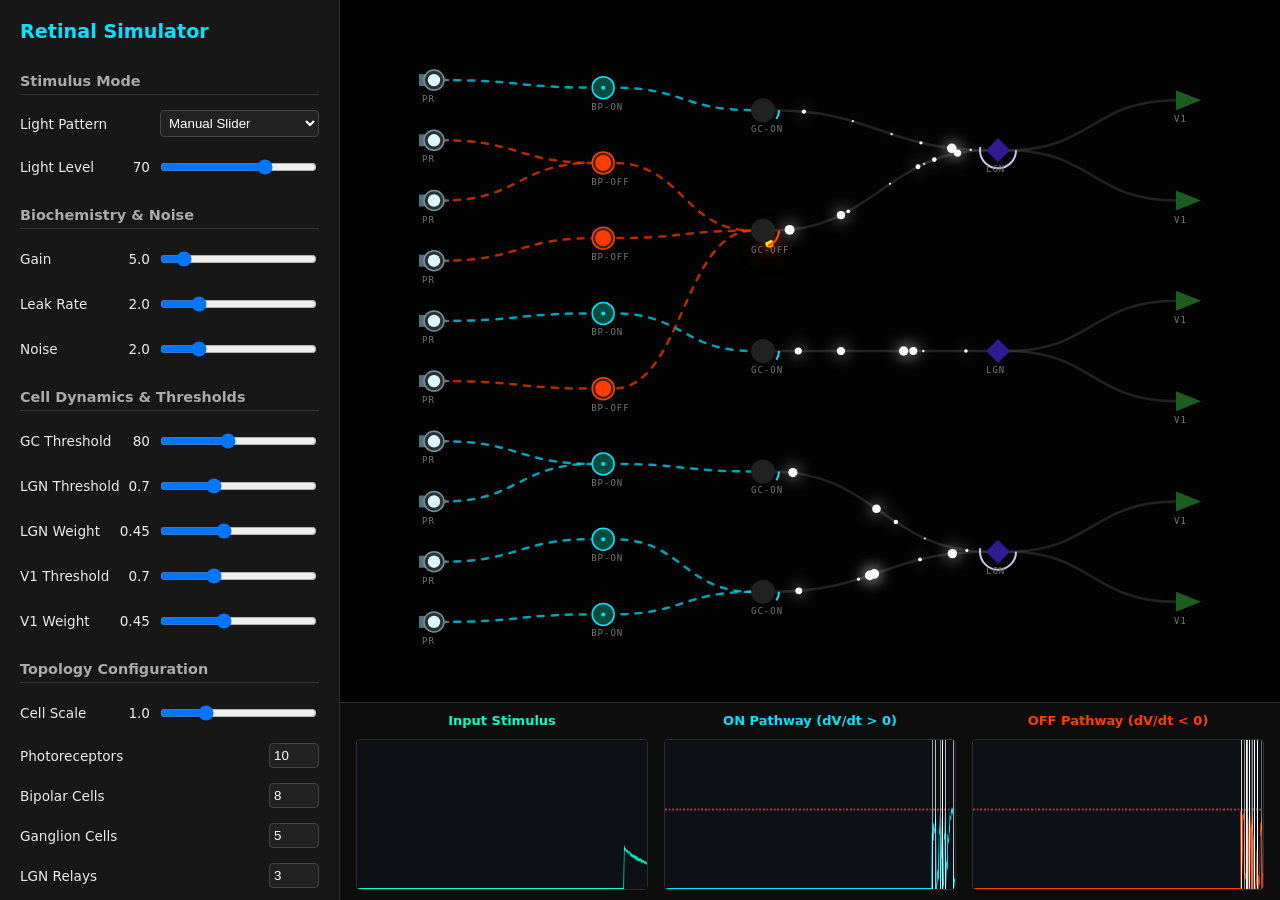
<file: index.html>
<!doctype html>
<html lang="en">
  <head>
    <meta charset="UTF-8" />
    <meta name="viewport" content="width=device-width, initial-scale=1.0" />
    <title>Neuromorphic Retina Visualizer</title>
    <style>
      :root {
        --bg: #0d0d0d;
        --panel: #171717;
        --text: #ececec;
        --accent: #00e5ff;
        --border: #2d2d2d;
      }
      * {
        box-sizing: border-box;
      }
      body,
      html {
        margin: 0;
        padding: 0;
        width: 100vw;
        height: 100vh;
        background-color: var(--bg);
        color: var(--text);
        font-family:
          system-ui,
          -apple-system,
          sans-serif;
        overflow: hidden;
      }
      .app-container {
        display: flex;
        width: 100vw;
        height: 100vh;
      }

      /* Sidebar */
      #control-panel {
        width: 340px;
        flex-shrink: 0;
        background-color: var(--panel);
        padding: 20px;
        border-right: 1px solid var(--border);
        z-index: 10;
        display: flex;
        flex-direction: column;
        gap: 15px;
        overflow-y: auto;
      }
      h2,
      h3 {
        margin: 0;
        color: var(--accent);
      }
      h2 {
        font-size: 1.2rem;
        margin-bottom: 5px;
      }
      h3 {
        font-size: 0.9rem;
        border-bottom: 1px solid #333;
        padding-bottom: 5px;
        color: #aaa;
        margin-top: 10px;
      }
      .input-group {
        display: flex;
        justify-content: space-between;
        align-items: center;
      }
      .input-group label {
        font-size: 0.85rem;
        display: flex;
        justify-content: space-between;
        width: 130px;
      }
      .input-group input[type='number'] {
        width: 50px;
        padding: 4px;
        background: #222;
        border: 1px solid #444;
        color: white;
        border-radius: 4px;
      }
      .input-group input[type='range'],
      .input-group select {
        flex-grow: 1;
        margin-left: 10px;
        background: #222;
        color: white;
        border: 1px solid #444;
        padding: 4px;
        border-radius: 4px;
      }

      /* Webcam DVS View */
      #dvs-view {
        position: relative;
        width: 100%;
        aspect-ratio: 4/3;
        background: #000;
        border-radius: 8px;
        border: 1px solid var(--border);
        overflow: hidden;
        display: none;
      }
      #rawWebcam,
      #heatmapCanvas {
        position: absolute;
        top: 0;
        left: 0;
        width: 100%;
        height: 100%;
        transform: scaleX(-1);
        object-fit: cover;
        transition: opacity 0.2s ease;
      }
      #heatmapCanvas {
        pointer-events: none;
        opacity: 0.85;
        mix-blend-mode: screen;
      }

      /* Main Content */
      #main-content {
        flex: 1;
        display: flex;
        flex-direction: column;
        min-width: 0;
      }
      #canvas-container {
        flex: 1;
        min-height: 0; /* Critical fix for flexbox overflow cropping */
        position: relative;
        background-color: #030303;
        overflow: hidden;
      }
      svg {
        width: 100%;
        height: 100%;
        display: block;
      }

      /* SVG Node & Edge Styling */
      .edge {
        fill: none;
        stroke-linecap: round;
      }
      .edge-analog {
        stroke-dasharray: 6, 8;
        stroke-width: 2.5;
        opacity: 0.7;
      }
      .edge-on {
        stroke: #00e5ff;
      }
      .edge-off {
        stroke: #ff3d00;
      }
      .edge-digital {
        stroke: #424242;
        stroke-width: 2.5;
        opacity: 0.5;
      }
      .node-label {
        font-size: 9px;
        fill: #757575;
        font-family: monospace;
        pointer-events: none;
        letter-spacing: 1px;
      }

      /* Smooth Threshold Accumulation Animation */
      .accumulator {
        transition:
          stroke-dashoffset 0.1s ease-out,
          stroke 0.2s ease-out;
      }

      /* Bottom Graphs - Scaled Proportionately */
      .graphs-wrapper {
        height: 22vh; /* Sizes dynamically relative to the window height */
        min-height: 150px;
        max-height: 250px;
        flex-shrink: 0;
        background: var(--bg);
        border-top: 1px solid var(--border);
        display: flex;
        justify-content: space-between;
        padding: 10px 16px;
        gap: 16px;
      }
      .graph-box {
        flex: 1;
        display: flex;
        flex-direction: column;
        min-width: 0;
      }
      .graph-box h3 {
        margin: 0 0 6px 0;
        font-size: 13px;
        text-align: center;
        border: none;
      }
      .graph-box canvas {
        width: 100%;
        flex: 1;
        min-height: 0; /* Prevents canvas from pushing boundaries */
        background: #000;
        border: 1px solid var(--border);
        border-radius: 4px;
      }

      /* Particle FX - Enhanced Glow */
      .ion {
        fill: #ffea00; /* Brighter core */
        pointer-events: none;
        /* Stacked drop-shadows for a strong, bloom-like emissive glow */
        filter: drop-shadow(0 0 5px #ff9e00) drop-shadow(0 0 12px #ff6d00);
      }
      .vesicle {
        pointer-events: none;
      }

      .spike-flash {
        position: absolute;
        fill: none;
        stroke-width: 2;
        pointer-events: none;
        animation: spikePulse 0.5s ease-out forwards;
      }
      @keyframes spikePulse {
        0% {
          transform: scale(1);
          opacity: 1;
          stroke-width: 4;
        }
        100% {
          transform: scale(2.5);
          opacity: 0;
          stroke-width: 1;
        }
      }
    </style>
  </head>
  <body>
    <div class="app-container">
      <div id="control-panel">
        <h2>Retinal Simulator</h2>

        <h3>Stimulus Mode</h3>
        <div class="input-group">
          <label>Light Pattern</label>
          <select id="stimulus-type">
            <option value="manual">Manual Slider</option>
            <option value="square">Square Wave</option>
            <option value="sine">Sine Wave</option>
            <option value="sawtooth">Sawtooth Wave</option>
            <option value="webcam">Webcam DVS</option>
          </select>
        </div>
        <div class="input-group">
          <label>Light Level <span id="val-intensity">70</span></label>
          <input type="range" id="sim-light" min="0" max="100" value="70" />
        </div>

        <!-- Waveform Dynamic Settings -->
        <div
          id="wave-config"
          style="display: none; flex-direction: column; gap: 10px"
        >
          <h3>Waveform Settings</h3>
          <div class="input-group">
            <label>Frequency (Hz) <span id="val-wave-freq">1.0</span></label>
            <input
              type="range"
              id="wave-freq"
              min="0.1"
              max="10.0"
              step="0.1"
              value="1.0"
            />
          </div>
          <div class="input-group">
            <label>Min Light <span id="val-wave-min">0</span></label>
            <input type="range" id="wave-min" min="0" max="100" value="0" />
          </div>
          <div class="input-group">
            <label>Max Light <span id="val-wave-max">100</span></label>
            <input type="range" id="wave-max" min="0" max="100" value="100" />
          </div>
          <div class="input-group" id="group-duty" style="display: none">
            <label>Duty Cycle <span id="val-wave-duty">0.5</span></label>
            <input
              type="range"
              id="wave-duty"
              min="0.1"
              max="0.9"
              step="0.05"
              value="0.5"
            />
          </div>
        </div>

        <!-- DVS Settings -->
        <div id="dvs-view">
          <video id="rawWebcam" autoplay playsinline muted></video>
          <canvas id="heatmapCanvas"></canvas>
        </div>
        <canvas id="hiddenCanvas" style="display: none"></canvas>

        <div
          id="dvs-config"
          style="display: none; flex-direction: column; gap: 10px"
        >
          <h3>DVS Settings</h3>
          <div class="input-group">
            <label>Display Mode</label>
            <select id="dvs-display">
              <option value="overlay">Overlay</option>
              <option value="raw">Raw Video</option>
              <option value="heat">Heatmap Only</option>
            </select>
          </div>
          <div class="input-group">
            <label>Palette</label>
            <select id="dvs-palette">
              <option value="fire">Fire</option>
              <option value="classic">Classic (Red/Blue)</option>
              <option value="matrix">Matrix</option>
              <option value="ghost">Ghost</option>
            </select>
          </div>
          <div class="input-group">
            <label>Noise Floor <span id="val-dvs-noise">15</span></label>
            <input type="range" id="dvs-noise" min="2" max="50" value="15" />
          </div>
          <div class="input-group">
            <label>Velocity Gain <span id="val-dvs-vel">20.0</span></label>
            <input
              type="range"
              id="dvs-vel"
              min="1"
              max="50"
              step="0.5"
              value="20"
            />
          </div>
          <div class="input-group">
            <label>Trail Decay <span id="val-dvs-trail">0.50</span></label>
            <input
              type="range"
              id="dvs-trail"
              min="0"
              max="0.99"
              step="0.01"
              value="0.85"
            />
          </div>
        </div>

        <h3>Biochemistry & Noise</h3>
        <div class="input-group">
          <label>Gain <span id="val-gain">5.0</span></label>
          <input
            type="range"
            id="sim-gain"
            min="1"
            max="50"
            step="0.5"
            value="5"
          />
        </div>
        <div class="input-group">
          <label>Leak Rate <span id="val-leak">2.0</span></label>
          <input
            type="range"
            id="sim-leak"
            min="0"
            max="10"
            step="0.1"
            value="2"
          />
        </div>
        <div class="input-group">
          <label>Noise <span id="val-noise">2.0</span></label>
          <input
            type="range"
            id="sim-noise"
            min="0"
            max="10"
            step="0.5"
            value="2"
          />
        </div>

        <h3>Cell Dynamics & Thresholds</h3>
        <div class="input-group">
          <label>GC Threshold <span id="val-thresh-gc">80</span></label>
          <input type="range" id="thresh-gc" min="30" max="150" value="80" />
        </div>
        <div class="input-group">
          <label>LGN Threshold <span id="val-thresh-lgn">0.7</span></label>
          <input
            type="range"
            id="thresh-lgn"
            min="0.1"
            max="2.0"
            step="0.1"
            value="0.7"
          />
        </div>
        <div class="input-group">
          <label>LGN Weight <span id="val-weight-lgn">0.45</span></label>
          <input
            type="range"
            id="weight-lgn"
            min="0.1"
            max="1.0"
            step="0.05"
            value="0.45"
          />
        </div>
        <div class="input-group">
          <label>V1 Threshold <span id="val-thresh-v1">0.7</span></label>
          <input
            type="range"
            id="thresh-v1"
            min="0.1"
            max="2.0"
            step="0.1"
            value="0.7"
          />
        </div>
        <div class="input-group">
          <label>V1 Weight <span id="val-weight-v1">0.45</span></label>
          <input
            type="range"
            id="weight-v1"
            min="0.1"
            max="1.0"
            step="0.05"
            value="0.45"
          />
        </div>

        <h3>Topology Configuration</h3>
        <div class="input-group">
          <label>Cell Scale <span id="val-scale">1.0</span></label>
          <input
            type="range"
            id="sim-scale"
            min="0.5"
            max="2.5"
            step="0.1"
            value="1.0"
          />
        </div>
        <div class="input-group">
          <label>Photoreceptors</label
          ><input type="number" id="count-pr" min="2" max="30" value="10" />
        </div>
        <div class="input-group">
          <label>Bipolar Cells</label
          ><input type="number" id="count-bp" min="2" max="30" value="8" />
        </div>
        <div class="input-group">
          <label>Ganglion Cells</label
          ><input type="number" id="count-gc" min="1" max="20" value="5" />
        </div>
        <div class="input-group">
          <label>LGN Relays</label
          ><input type="number" id="count-lgn" min="1" max="10" value="3" />
        </div>
        <div class="input-group">
          <label>V1 Cortex</label
          ><input type="number" id="count-v1" min="1" max="15" value="6" />
        </div>
      </div>

      <div id="main-content">
        <div id="canvas-container">
          <svg id="network-svg">
            <defs>
              <radialGradient id="spike-grad" cx="50%" cy="50%" r="50%">
                <stop offset="0%" stop-color="#FFF" />
                <stop offset="100%" stop-color="rgba(255, 255, 255, 0)" />
              </radialGradient>
            </defs>
            <g id="layer-edges"></g>
            <g id="layer-fx"></g>
            <g id="layer-nodes"></g>
            <g id="layer-spikes"></g>
          </svg>
        </div>

        <section class="graphs-wrapper">
          <div class="graph-box">
            <h3 style="color: #00ffcc">Input Stimulus</h3>
            <canvas id="graph-stimulus" width="800" height="150"></canvas>
          </div>
          <div class="graph-box">
            <h3 style="color: #00e5ff">ON Pathway (dV/dt > 0)</h3>
            <canvas id="graph-on" width="800" height="150"></canvas>
          </div>
          <div class="graph-box">
            <h3 style="color: #ff3d00">OFF Pathway (dV/dt < 0)</h3>
            <canvas id="graph-off" width="800" height="150"></canvas>
          </div>
        </section>
      </div>
    </div>
    <script type="module" src="js/main.js?v=11.0"></script>
  </body>
</html>
</file>
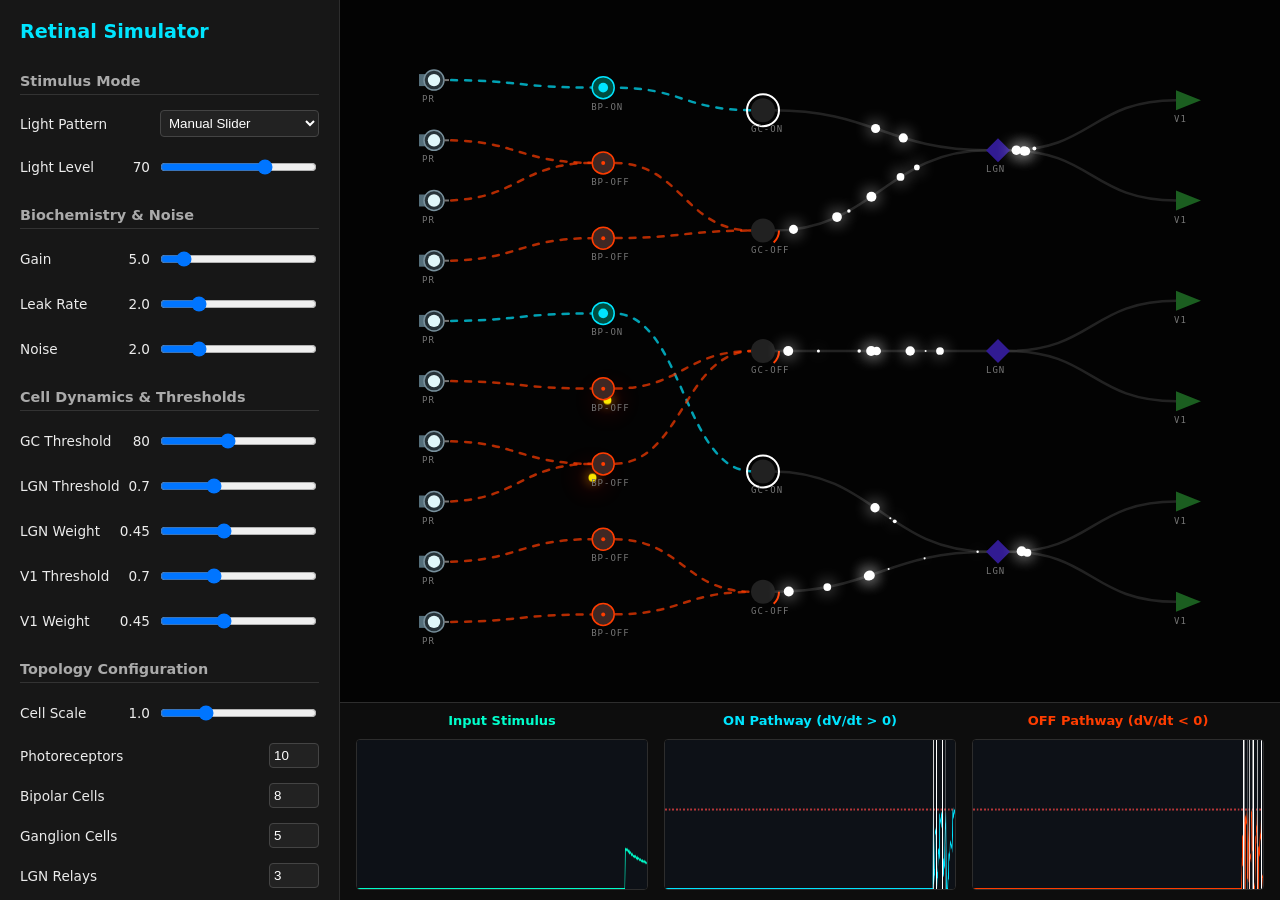
<file: retinal_sim/index.html>
<!doctype html>
<html lang="en">
  <head>
    <meta charset="UTF-8" />
    <meta name="viewport" content="width=device-width, initial-scale=1.0" />
    <title>Neuromorphic Retina Visualizer</title>
    <style>
      :root {
        --bg: #0d0d0d;
        --panel: #171717;
        --text: #ececec;
        --accent: #00e5ff;
        --border: #2d2d2d;
      }
      * {
        box-sizing: border-box;
      }
      body,
      html {
        margin: 0;
        padding: 0;
        width: 100vw;
        height: 100vh;
        background-color: var(--bg);
        color: var(--text);
        font-family:
          system-ui,
          -apple-system,
          sans-serif;
        overflow: hidden;
      }
      .app-container {
        display: flex;
        width: 100vw;
        height: 100vh;
      }

      /* Sidebar */
      #control-panel {
        width: 340px;
        flex-shrink: 0;
        background-color: var(--panel);
        padding: 20px;
        border-right: 1px solid var(--border);
        z-index: 10;
        display: flex;
        flex-direction: column;
        gap: 15px;
        overflow-y: auto;
      }
      h2,
      h3 {
        margin: 0;
        color: var(--accent);
      }
      h2 {
        font-size: 1.2rem;
        margin-bottom: 5px;
      }
      h3 {
        font-size: 0.9rem;
        border-bottom: 1px solid #333;
        padding-bottom: 5px;
        color: #aaa;
        margin-top: 10px;
      }
      .input-group {
        display: flex;
        justify-content: space-between;
        align-items: center;
      }
      .input-group label {
        font-size: 0.85rem;
        display: flex;
        justify-content: space-between;
        width: 130px;
      }
      .input-group input[type='number'] {
        width: 50px;
        padding: 4px;
        background: #222;
        border: 1px solid #444;
        color: white;
        border-radius: 4px;
      }
      .input-group input[type='range'],
      .input-group select {
        flex-grow: 1;
        margin-left: 10px;
        background: #222;
        color: white;
        border: 1px solid #444;
        padding: 4px;
        border-radius: 4px;
      }

      /* Webcam DVS View */
      #dvs-view {
        position: relative;
        flex: 0 0 45%; /* Takes up 45% of the main view when active */
        min-width: 400px;
        max-width: 800px;
        background: #000;
        border-right: 1px solid var(--border);
        overflow: hidden;
        display: none;
      }
      #rawWebcam,
      #heatmapCanvas {
        position: absolute;
        top: 0;
        left: 0;
        width: 100%;
        height: 100%;
        transform: scaleX(-1);
        object-fit: contain; /* Changed from 'cover' to 'contain' to prevent cropping */
        transition: opacity 0.2s ease;
      }

      /* Main Content */
      #main-content {
        flex: 1;
        display: flex;
        flex-direction: column;
        min-width: 0;
      }
      .top-section {
        display: flex;
        flex: 1;
        min-height: 0;
      }
      #canvas-container {
        flex: 1;
        min-height: 0; /* Critical fix for flexbox overflow cropping */
        position: relative;
        background-color: #030303;
        overflow: hidden;
      }
      svg {
        width: 100%;
        height: 100%;
        display: block;
      }

      /* SVG Node & Edge Styling */
      .edge {
        fill: none;
        stroke-linecap: round;
      }
      .edge-analog {
        stroke-dasharray: 6, 8;
        stroke-width: 2.5;
        opacity: 0.7;
      }
      .edge-on {
        stroke: #00e5ff;
      }
      .edge-off {
        stroke: #ff3d00;
      }
      .edge-digital {
        stroke: #424242;
        stroke-width: 2.5;
        opacity: 0.5;
      }
      .node-label {
        font-size: 9px;
        fill: #757575;
        font-family: monospace;
        pointer-events: none;
        letter-spacing: 1px;
      }

      /* Smooth Threshold Accumulation Animation */
      .accumulator {
        transition:
          stroke-dashoffset 0.1s ease-out,
          stroke 0.2s ease-out;
      }

      /* Bottom Graphs - Scaled Proportionately */
      .graphs-wrapper {
        height: 22vh; /* Sizes dynamically relative to the window height */
        min-height: 150px;
        max-height: 250px;
        flex-shrink: 0;
        background: var(--bg);
        border-top: 1px solid var(--border);
        display: flex;
        justify-content: space-between;
        padding: 10px 16px;
        gap: 16px;
      }
      .graph-box {
        flex: 1;
        display: flex;
        flex-direction: column;
        min-width: 0;
      }
      .graph-box h3 {
        margin: 0 0 6px 0;
        font-size: 13px;
        text-align: center;
        border: none;
      }
      .graph-box canvas {
        width: 100%;
        flex: 1;
        min-height: 0; /* Prevents canvas from pushing boundaries */
        background: #000;
        border: 1px solid var(--border);
        border-radius: 4px;
      }

      /* Particle FX - Enhanced Glow */
      .ion {
        fill: #ffea00; /* Brighter core */
        pointer-events: none;
        /* Stacked drop-shadows for a strong, bloom-like emissive glow */
        filter: drop-shadow(0 0 5px #ff9e00) drop-shadow(0 0 12px #ff6d00);
      }
      .vesicle {
        pointer-events: none;
      }

      .spike-flash {
        position: absolute;
        fill: none;
        stroke-width: 2;
        pointer-events: none;
        animation: spikePulse 0.5s ease-out forwards;
      }
      @keyframes spikePulse {
        0% {
          transform: scale(1);
          opacity: 1;
          stroke-width: 4;
        }
        100% {
          transform: scale(2.5);
          opacity: 0;
          stroke-width: 1;
        }
      }
    </style>
  </head>
  <body>
    <div class="app-container">
      <div id="control-panel">
        <h2>Retinal Simulator</h2>

        <h3>Stimulus Mode</h3>
        <div class="input-group">
          <label>Light Pattern</label>
          <select id="stimulus-type">
            <option value="manual">Manual Slider</option>
            <option value="square">Square Wave</option>
            <option value="sine">Sine Wave</option>
            <option value="sawtooth">Sawtooth Wave</option>
            <option value="webcam">Webcam DVS</option>
          </select>
        </div>
        <div class="input-group">
          <label>Light Level <span id="val-intensity">70</span></label>
          <input type="range" id="sim-light" min="0" max="100" value="70" />
        </div>

        <div
          id="wave-config"
          style="display: none; flex-direction: column; gap: 10px"
        >
          <h3>Waveform Settings</h3>
          <div class="input-group">
            <label>Frequency (Hz) <span id="val-wave-freq">1.0</span></label>
            <input
              type="range"
              id="wave-freq"
              min="0.1"
              max="10.0"
              step="0.1"
              value="1.0"
            />
          </div>
          <div class="input-group">
            <label>Min Light <span id="val-wave-min">0</span></label>
            <input type="range" id="wave-min" min="0" max="100" value="0" />
          </div>
          <div class="input-group">
            <label>Max Light <span id="val-wave-max">100</span></label>
            <input type="range" id="wave-max" min="0" max="100" value="100" />
          </div>
          <div class="input-group" id="group-duty" style="display: none">
            <label>Duty Cycle <span id="val-wave-duty">0.5</span></label>
            <input
              type="range"
              id="wave-duty"
              min="0.1"
              max="0.9"
              step="0.05"
              value="0.5"
            />
          </div>
        </div>

        <canvas id="hiddenCanvas" style="display: none"></canvas>

        <div
          id="dvs-config"
          style="display: none; flex-direction: column; gap: 10px"
        >
          <h3>DVS Settings</h3>
          <div class="input-group">
            <label>Display Mode</label>
            <select id="dvs-display">
              <option value="overlay">Overlay</option>
              <option value="raw">Raw Video</option>
              <option value="heat">Heatmap Only</option>
            </select>
          </div>
          <div class="input-group">
            <label>Palette</label>
            <select id="dvs-palette">
              <option value="fire">Fire</option>
              <option value="classic">Classic (Red/Blue)</option>
              <option value="matrix">Matrix</option>
              <option value="ghost">Ghost</option>
            </select>
          </div>
          <div class="input-group">
            <label>Noise Floor <span id="val-dvs-noise">15</span></label>
            <input type="range" id="dvs-noise" min="2" max="50" value="15" />
          </div>
          <div class="input-group">
            <label>Velocity Gain <span id="val-dvs-vel">20.0</span></label>
            <input
              type="range"
              id="dvs-vel"
              min="1"
              max="50"
              step="0.5"
              value="20"
            />
          </div>
          <div class="input-group">
            <label>Trail Decay <span id="val-dvs-trail">0.50</span></label>
            <input
              type="range"
              id="dvs-trail"
              min="0"
              max="0.99"
              step="0.01"
              value="0.85"
            />
          </div>
        </div>

        <h3>Biochemistry & Noise</h3>
        <div class="input-group">
          <label>Gain <span id="val-gain">5.0</span></label>
          <input
            type="range"
            id="sim-gain"
            min="1"
            max="50"
            step="0.5"
            value="5"
          />
        </div>
        <div class="input-group">
          <label>Leak Rate <span id="val-leak">2.0</span></label>
          <input
            type="range"
            id="sim-leak"
            min="0"
            max="10"
            step="0.1"
            value="2"
          />
        </div>
        <div class="input-group">
          <label>Noise <span id="val-noise">2.0</span></label>
          <input
            type="range"
            id="sim-noise"
            min="0"
            max="10"
            step="0.5"
            value="2"
          />
        </div>

        <h3>Cell Dynamics & Thresholds</h3>
        <div class="input-group">
          <label>GC Threshold <span id="val-thresh-gc">80</span></label>
          <input type="range" id="thresh-gc" min="30" max="150" value="80" />
        </div>
        <div class="input-group">
          <label>LGN Threshold <span id="val-thresh-lgn">0.7</span></label>
          <input
            type="range"
            id="thresh-lgn"
            min="0.1"
            max="2.0"
            step="0.1"
            value="0.7"
          />
        </div>
        <div class="input-group">
          <label>LGN Weight <span id="val-weight-lgn">0.45</span></label>
          <input
            type="range"
            id="weight-lgn"
            min="0.1"
            max="1.0"
            step="0.05"
            value="0.45"
          />
        </div>
        <div class="input-group">
          <label>V1 Threshold <span id="val-thresh-v1">0.7</span></label>
          <input
            type="range"
            id="thresh-v1"
            min="0.1"
            max="2.0"
            step="0.1"
            value="0.7"
          />
        </div>
        <div class="input-group">
          <label>V1 Weight <span id="val-weight-v1">0.45</span></label>
          <input
            type="range"
            id="weight-v1"
            min="0.1"
            max="1.0"
            step="0.05"
            value="0.45"
          />
        </div>

        <h3>Topology Configuration</h3>
        <div class="input-group">
          <label>Cell Scale <span id="val-scale">1.0</span></label>
          <input
            type="range"
            id="sim-scale"
            min="0.5"
            max="2.5"
            step="0.1"
            value="1.0"
          />
        </div>
        <div class="input-group">
          <label>Photoreceptors</label
          ><input type="number" id="count-pr" min="2" max="30" value="10" />
        </div>
        <div class="input-group">
          <label>Bipolar Cells</label
          ><input type="number" id="count-bp" min="2" max="30" value="8" />
        </div>
        <div class="input-group">
          <label>Ganglion Cells</label
          ><input type="number" id="count-gc" min="1" max="20" value="5" />
        </div>
        <div class="input-group">
          <label>LGN Relays</label
          ><input type="number" id="count-lgn" min="1" max="10" value="3" />
        </div>
        <div class="input-group">
          <label>V1 Cortex</label
          ><input type="number" id="count-v1" min="1" max="15" value="6" />
        </div>
      </div>

      <div id="main-content">
        <div class="top-section">
          <div id="dvs-view">
            <video id="rawWebcam" autoplay playsinline muted></video>
            <canvas id="heatmapCanvas"></canvas>
          </div>
          <div id="canvas-container">
            <svg id="network-svg">
              <defs>
                <radialGradient id="spike-grad" cx="50%" cy="50%" r="50%">
                  <stop offset="0%" stop-color="#FFF" />
                  <stop offset="100%" stop-color="rgba(255, 255, 255, 0)" />
                </radialGradient>
              </defs>
              <g id="layer-edges"></g>
              <g id="layer-fx"></g>
              <g id="layer-nodes"></g>
              <g id="layer-spikes"></g>
            </svg>
          </div>
        </div>

        <section class="graphs-wrapper">
          <div class="graph-box">
            <h3 style="color: #00ffcc">Input Stimulus</h3>
            <canvas id="graph-stimulus" width="800" height="150"></canvas>
          </div>
          <div class="graph-box">
            <h3 style="color: #00e5ff">ON Pathway (dV/dt > 0)</h3>
            <canvas id="graph-on" width="800" height="150"></canvas>
          </div>
          <div class="graph-box">
            <h3 style="color: #ff3d00">OFF Pathway (dV/dt < 0)</h3>
            <canvas id="graph-off" width="800" height="150"></canvas>
          </div>
        </section>
      </div>
    </div>
    <script type="module" src="js/main.js?v=11.0"></script>
  </body>
</html>
</file>
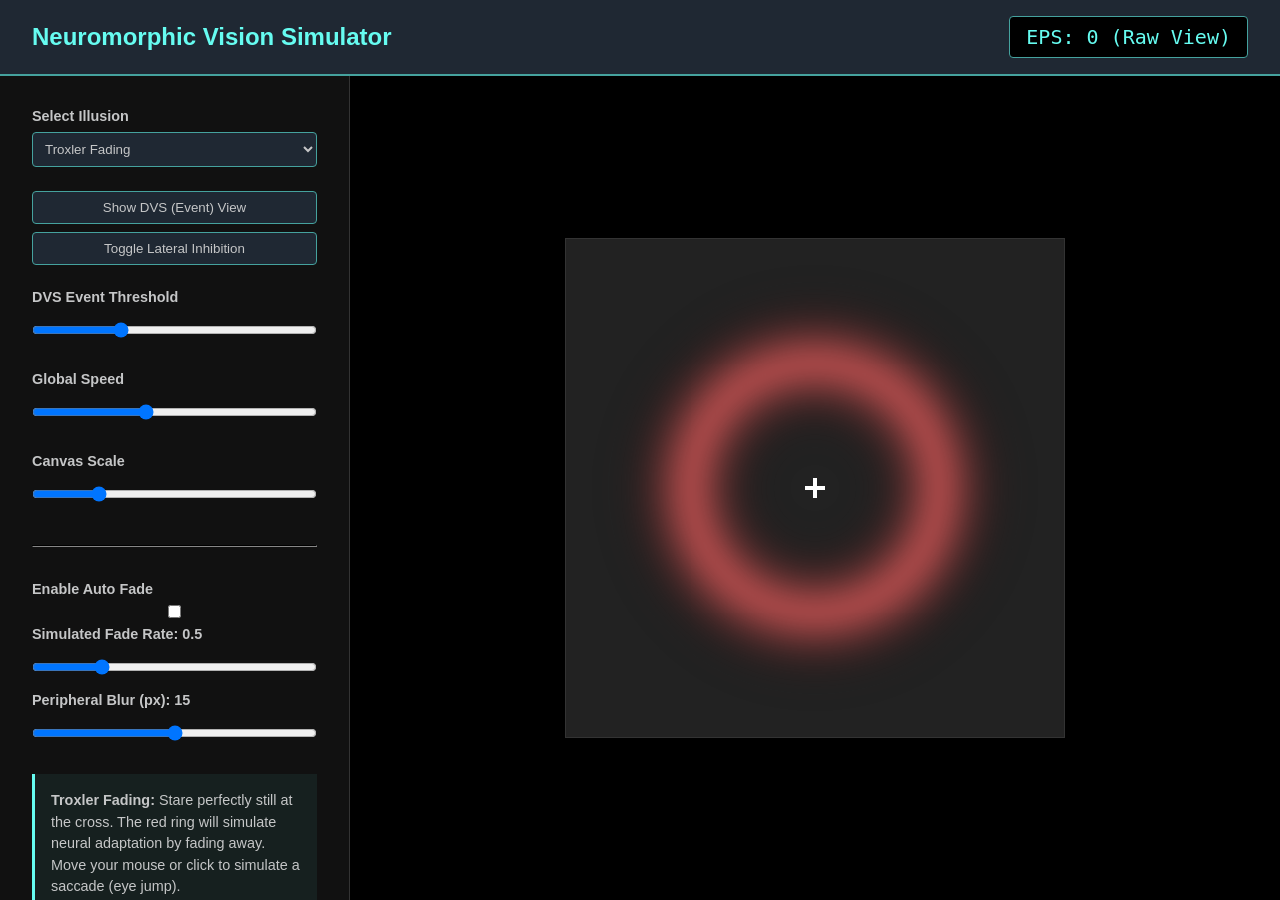
<file: visual_illusions/index.html>
<!doctype html>
<html lang="en">
  <head>
    <meta charset="UTF-8" />
    <meta name="viewport" content="width=device-width, initial-scale=1.0" />
    <title>DVS & Bio-Vision Simulator</title>
    <link rel="stylesheet" href="css/styles.css" />
  </head>
  <body>
    <header>
      <h1>Neuromorphic Vision Simulator</h1>
      <div id="eps-counter">EPS: 0 (Raw View)</div>
    </header>

    <main>
      <aside class="controls panel">
        
        <div class="control-group">
          <label for="illusion-select">Select Illusion</label>
          <select id="illusion-select">
            <option value="troxler">Troxler Fading</option>
            <option value="contrast">Simultaneous Contrast</option>
            <option value="reverse-phi">Reverse Phi Motion</option>
            <option value="hermann">Hermann Grid</option>
            <option value="spiral">Rotating Spiral</option>
            <option value="stepping-feet">Stepping Feet</option>
            <option value="barberpole">Barberpole</option>
            <option value="mib">Motion Induced Blindness</option>
            <option value="flash-lag">Flash Lag Effect</option>
            <option value="lilac-chaser">Lilac Chaser</option>
          </select>
        </div>

        <div class="control-group">
          <button id="dvs-toggle">Show DVS (Event) View</button>
          <button id="bio-toggle">Toggle Lateral Inhibition</button>
        </div>

        <div class="control-group">
          <label for="threshold">DVS Event Threshold</label>
          <input type="range" id="threshold" min="1" max="50" value="15" />
        </div>

        <div class="control-group">
          <label for="speed">Global Speed</label>
          <input
            type="range"
            id="speed"
            min="0.1"
            max="5.0"
            step="0.1"
            value="2.0"
          />
        </div>

        <div class="control-group">
          <label for="canvas-scale">Canvas Scale</label>
          <input
            type="range"
            id="canvas-scale"
            min="0.5"
            max="3.0"
            step="0.1"
            value="1.0"
          />
        </div>

        <hr style="border-color: #333; margin: 10px 0" />

        
        <div id="custom-controls" class="control-group">
          
        </div>

        
        <div id="explanation-box" class="explanation">
          
        </div>
      </aside>

      <section class="canvas-container panel">
        <div id="canvas-wrapper">
          <canvas id="raw-canvas" width="500" height="500"></canvas>
          <canvas
            id="dvs-canvas"
            width="500"
            height="500"
            class="hidden"
          ></canvas>
        </div>
      </section>
    </main>

    <script type="module" src="js/main.js"></script>
  </body>
</html>
</file>
<file: visual_illusions/css/styles.css>
:root {
  --bg-color: #0b0c10;
  --panel-bg: #1f2833;
  --text-color: #c5c6c7;
  --accent: #66fcf1;
  --accent-dim: #45a29e;
  --dvs-on: #00ff00; 
  --dvs-off: #ff0000; 
}

* {
  box-sizing: border-box;
  margin: 0;
  padding: 0;
}

body {
  background-color: var(--bg-color);
  color: var(--text-color);
  font-family: 'Segoe UI', Tahoma, Geneva, Verdana, sans-serif;
  display: flex;
  flex-direction: column;
  height: 100vh;
  overflow: hidden;
}

header {
  display: flex;
  justify-content: space-between;
  align-items: center;
  padding: 1rem 2rem;
  background-color: var(--panel-bg);
  border-bottom: 2px solid var(--accent-dim);
}

header h1 {
  font-size: 1.5rem;
  color: var(--accent);
}

#eps-counter {
  font-family: monospace;
  font-size: 1.25rem;
  color: var(--accent);
  background: #000;
  padding: 0.5rem 1rem;
  border-radius: 4px;
  border: 1px solid var(--accent-dim);
}

main {
  display: flex;
  flex: 1;
  overflow: hidden;
}

.panel {
  padding: 2rem;
  display: flex;
  flex-direction: column;
}

.controls {
  width: 350px;
  background-color: #111;
  border-right: 1px solid #333;
  gap: 1.5rem;
  overflow-y: auto;
}

.control-group {
  display: flex;
  flex-direction: column;
  gap: 0.5rem;
}

label {
  font-weight: bold;
  font-size: 0.9rem;
}

select,
button,
input[type='range'] {
  width: 100%;
  padding: 0.5rem;
  background-color: var(--panel-bg);
  color: var(--text-color);
  border: 1px solid var(--accent-dim);
  border-radius: 4px;
  cursor: pointer;
}

button.active {
  background-color: var(--accent-dim);
  color: #fff;
}

.explanation {
  margin-top: auto;
  padding: 1rem;
  background-color: rgba(69, 162, 158, 0.1);
  border-left: 3px solid var(--accent);
  font-size: 0.9rem;
  line-height: 1.5;
}

.canvas-container {
  flex: 1;
  position: relative;
  display: flex;
  justify-content: center;
  align-items: center;
  background-color: #000;
  overflow: auto; 
}

#canvas-wrapper {
  position: relative;
  width: 500px;
  height: 500px;
  transform-origin: center center;
  transition: transform 0.1s ease-out; 
}

canvas {
  position: absolute;
  top: 0;
  left: 0;
  width: 100%;
  height: 100%;
  image-rendering: pixelated;
  border: 1px solid #333;
}

#dvs-canvas {
  opacity: 1;
  transition: opacity 0.3s;
}

#dvs-canvas.hidden {
  opacity: 0;
  pointer-events: none;
}
</file>
